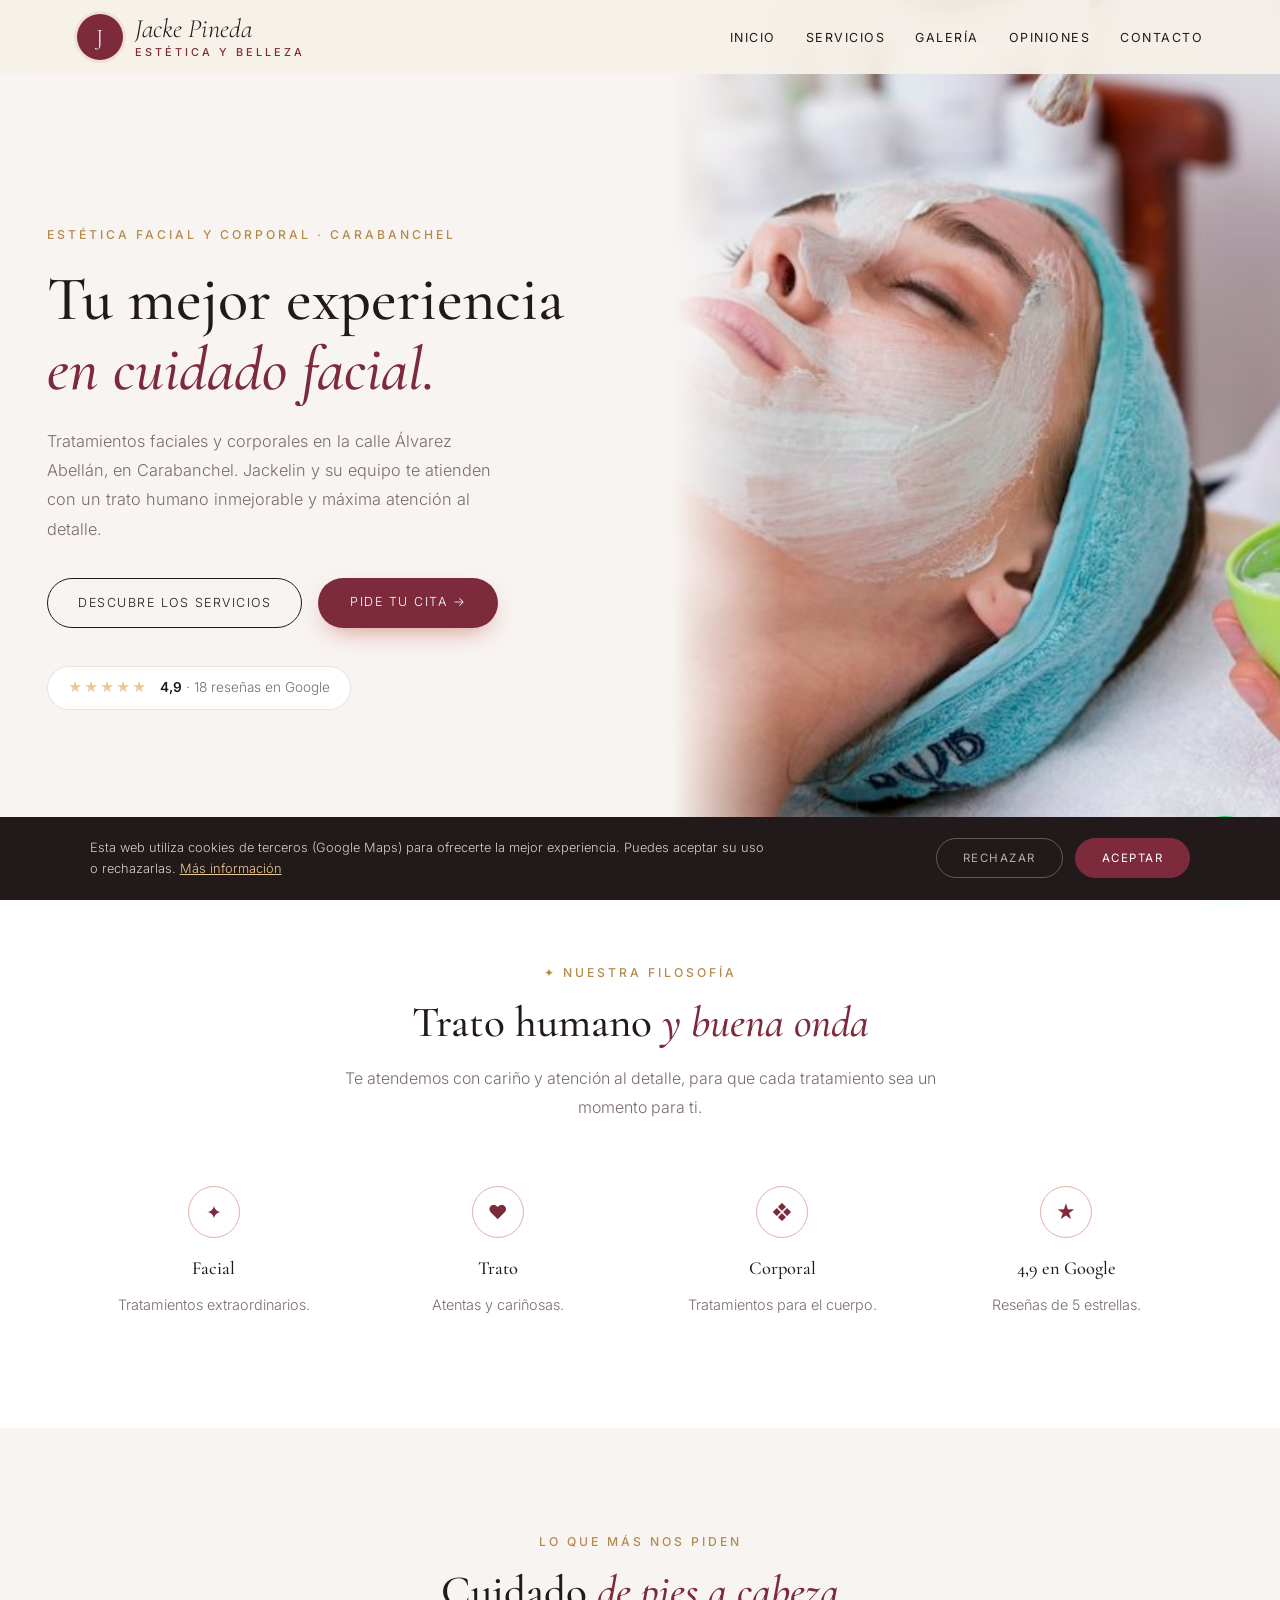
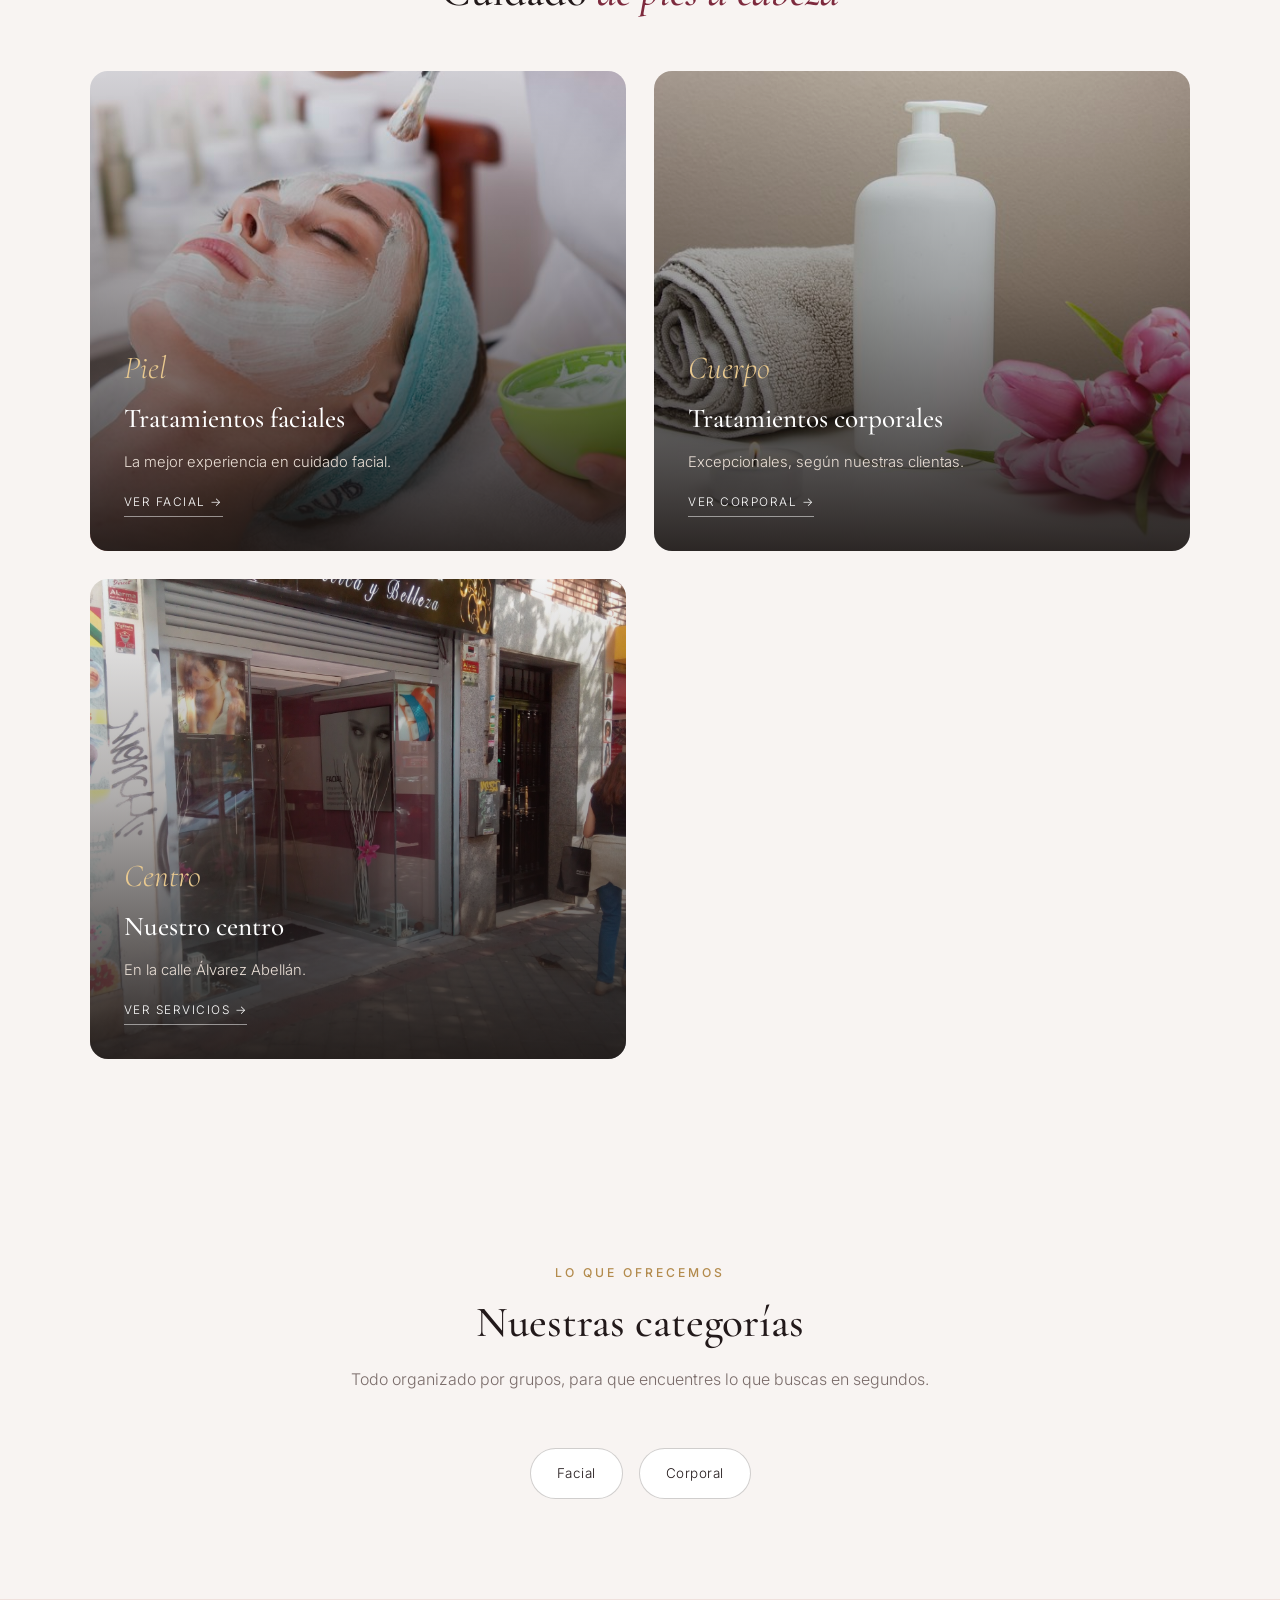
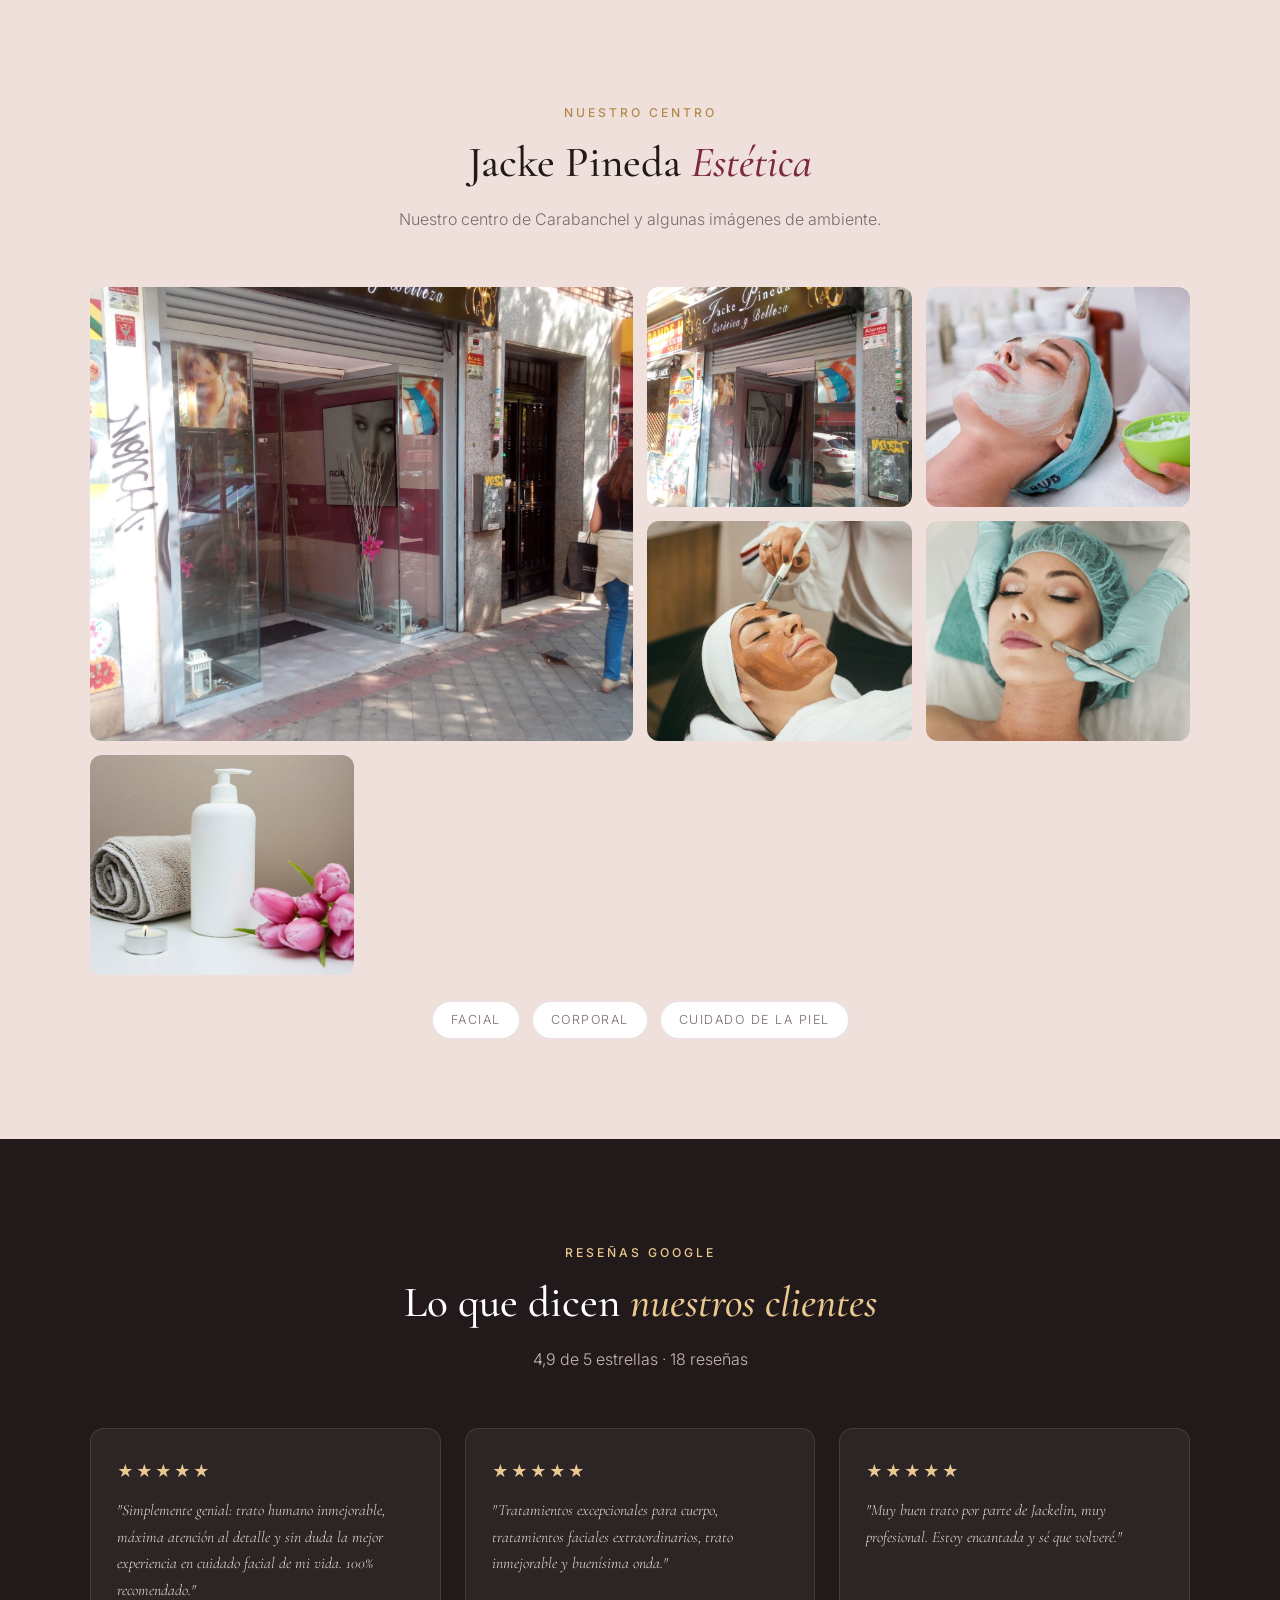
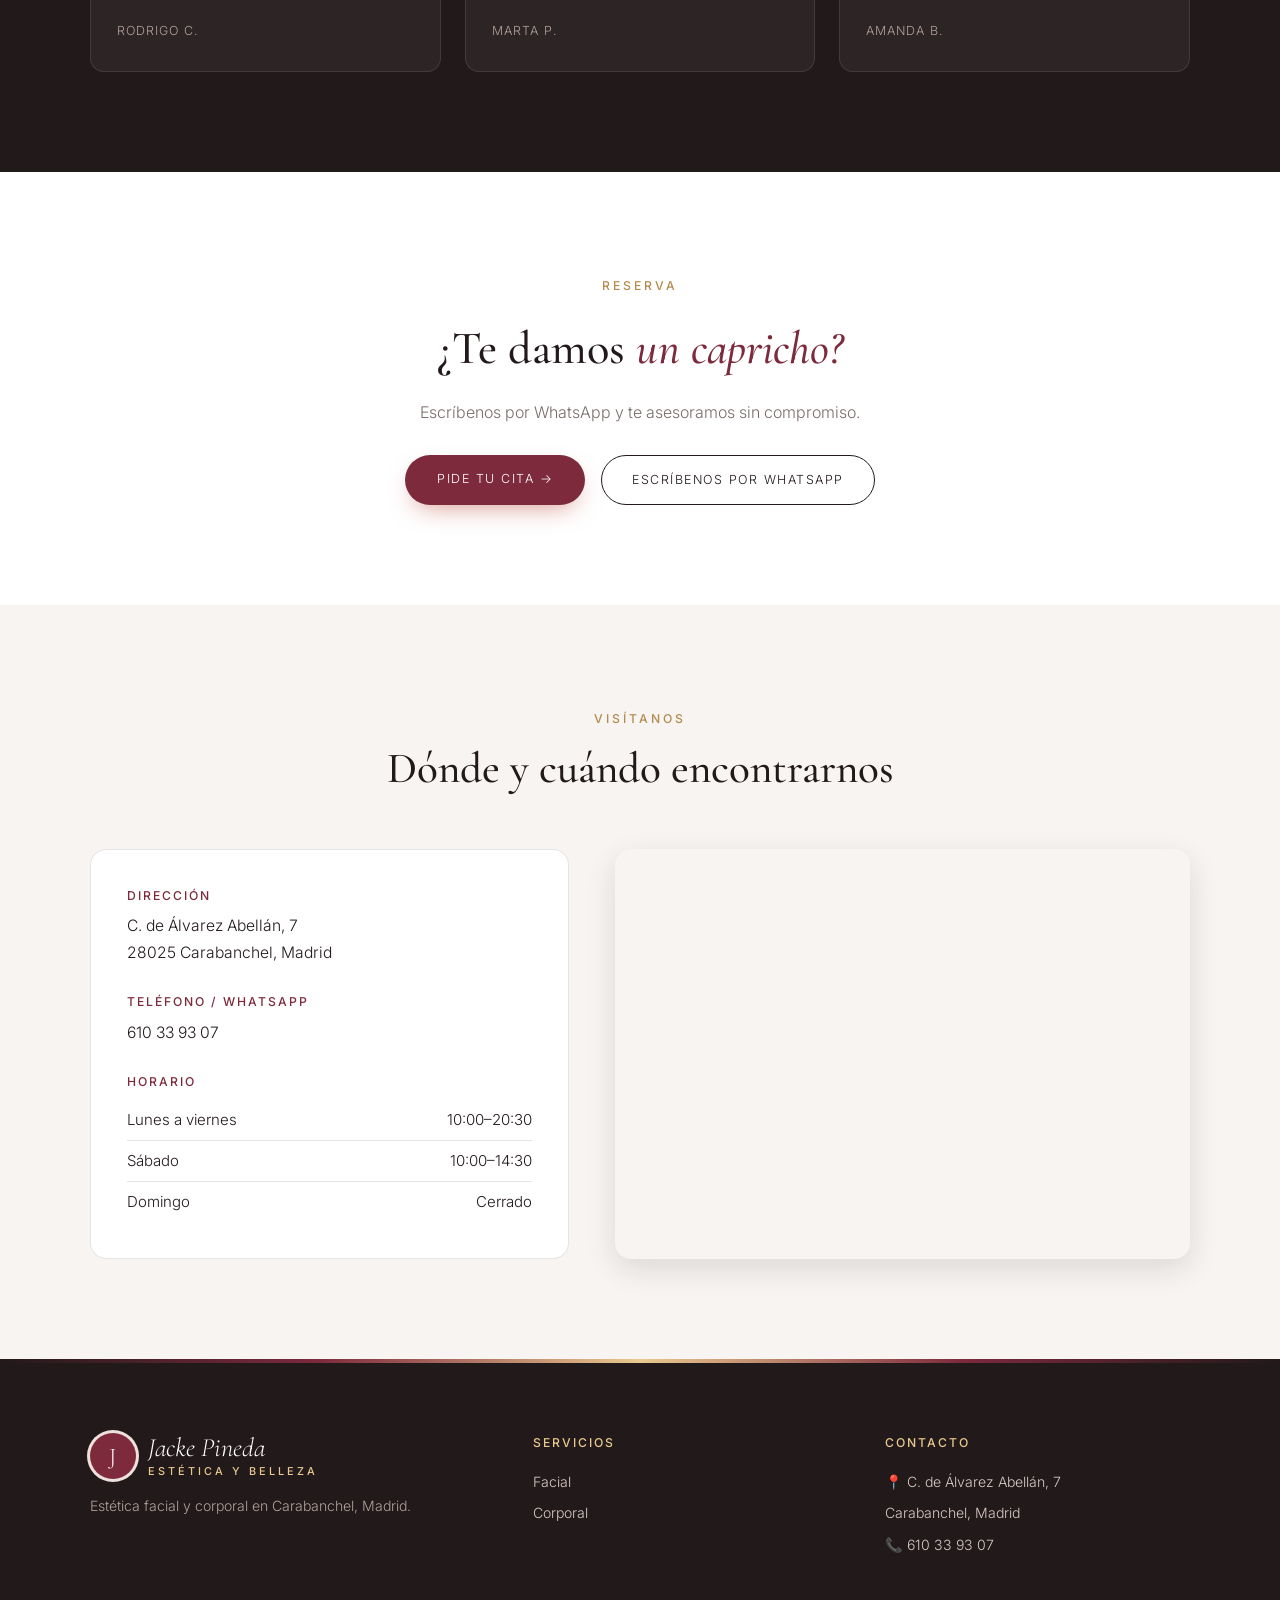
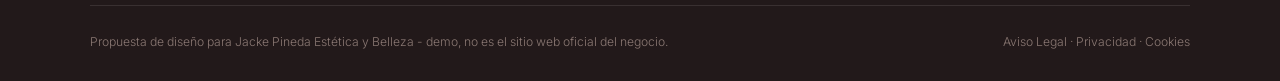
<file: index.html>
<!DOCTYPE html>
<html lang="es">
<head>
<meta charset="UTF-8">
<meta name="viewport" content="width=device-width, initial-scale=1.0">
<title>Jacke Pineda Estética y Belleza — Estética facial y corporal en Carabanchel</title>
<meta name="description" content="Jacke Pineda Estética y Belleza, en C. de Álvarez Abellán 7, Carabanchel (Madrid). Tratamientos faciales y corporales con Jackelin y su equipo. 4,9★ en Google.">
<meta name="theme-color" content="#22191a">
<meta property="og:title" content="Jacke Pineda Estética y Belleza · Madrid">
<meta property="og:image" content="stock_01.jpg">

<link rel="preconnect" href="https://fonts.googleapis.com"><link rel="preconnect" href="https://fonts.gstatic.com" crossorigin><link href="https://fonts.googleapis.com/css2?family=Cormorant+Garamond:ital,wght@0,500;0,600;1,500&family=Inter:wght@300;400;500;600&display=swap" rel="stylesheet">
<link rel="stylesheet" href="styles.css">
</head>
<body>

<header id="header">
  <a href="index.html" class="logo" aria-label="Jacke Pineda Estética y Belleza, inicio"><span class="logo-mark">J</span><span class="logo-text"><span class="script">Jacke Pineda</span><small>estética y belleza</small></span></a>
  <nav id="nav" aria-label="Navegación principal"><ul><li><a href="index.html#inicio">Inicio</a></li><li><a href="servicios.html">Servicios</a></li><li><a href="index.html#galeria">Galería</a></li><li><a href="index.html#opiniones">Opiniones</a></li><li><a href="index.html#contacto">Contacto</a></li></ul></nav><button class="nav-toggle" id="navToggle" aria-label="Abrir menú">☰</button>
</header>

<section class="hero" id="inicio">
  <div class="hero-text">
    <span class="eyebrow">Estética facial y corporal · Carabanchel</span>
    <h1>Tu mejor experiencia <em>en cuidado facial.</em></h1>
    <p>Tratamientos faciales y corporales en la calle Álvarez Abellán, en Carabanchel. Jackelin y su equipo te atienden con un trato humano inmejorable y máxima atención al detalle.</p>
    <div class="hero-ctas">
      <a href="servicios.html" class="btn-outline">Descubre los servicios</a>
      <a href="https://wa.me/34610339307?text=Hola%2C%20he%20visto%20vuestra%20web%20y%20me%20gustar%C3%ADa%20pedir%20cita%20en%20Jacke%20Pineda%20Est%C3%A9tica" class="btn-solid" target="_blank" rel="noopener">Pide tu cita →</a>
    </div>
    <a class="hero-rating" href="https://www.google.com/maps/search/?api=1&query=Jacke+Pineda+Estetica+y+Belleza,+Calle+de+%C3%81lvarez+Abell%C3%A1n+7,+Madrid" target="_blank" rel="noopener"><span class="stars">★★★★★</span><span><strong>4,9</strong> · 18 reseñas en Google</span></a>
  </div>
  <div class="hero-img"><img src="stock_01.jpg" alt="Tratamiento facial (imagen de ambiente)" style="object-position:center 40%;"></div>
</section>

<section class="trust">
  <div class="section-head">
    <span class="eyebrow">✦ Nuestra filosofía</span>
    <h2>Trato humano <em>y buena onda</em></h2>
    <p>Te atendemos con cariño y atención al detalle, para que cada tratamiento sea un momento para ti.</p>
  </div>
  <div class="trust-grid">
    <div class="trust-card"><span class="trust-ic">✦</span><h3>Facial</h3><p>Tratamientos extraordinarios.</p></div>
    <div class="trust-card"><span class="trust-ic">♥</span><h3>Trato</h3><p>Atentas y cariñosas.</p></div>
    <div class="trust-card"><span class="trust-ic">❖</span><h3>Corporal</h3><p>Tratamientos para el cuerpo.</p></div>
    <div class="trust-card"><span class="trust-ic">★</span><h3>4,9 en Google</h3><p>Reseñas de 5 estrellas.</p></div>
  </div>
</section>

<section class="worlds">
  <div class="section-head">
    <span class="eyebrow">Lo que más nos piden</span>
    <h2>Cuidado <em>de pies a cabeza</em></h2>
  </div>
  <div class="worlds-grid">
    <a href="servicios.html#facial" class="world-card"><img src="stock_01.jpg" alt="Tratamientos faciales"><div class="world-text"><span class="script">Piel</span><h3>Tratamientos faciales</h3><p>La mejor experiencia en cuidado facial.</p><span class="world-link">Ver facial →</span></div></a>
    <a href="servicios.html#corporal" class="world-card"><img src="stock_04.jpg" alt="Tratamientos corporales"><div class="world-text"><span class="script">Cuerpo</span><h3>Tratamientos corporales</h3><p>Excepcionales, según nuestras clientas.</p><span class="world-link">Ver corporal →</span></div></a>
    <a href="servicios.html#facial" class="world-card"><img src="maps_01.jpg" alt="Nuestro centro"><div class="world-text"><span class="script">Centro</span><h3>Nuestro centro</h3><p>En la calle Álvarez Abellán.</p><span class="world-link">Ver servicios →</span></div></a>
  </div>
</section>

<section>
  <div class="section-head">
    <span class="eyebrow">Lo que ofrecemos</span>
    <h2>Nuestras categorías</h2>
    <p>Todo organizado por grupos, para que encuentres lo que buscas en segundos.</p>
  </div>
  <div class="cat-pills">
    <a href="servicios.html#facial" class="cat-pill">Facial</a>
    <a href="servicios.html#corporal" class="cat-pill">Corporal</a>
  </div>
</section>

<section class="gallery-wrap" id="galeria">
  <div class="section-head">
    <span class="eyebrow">Nuestro centro</span>
    <h2>Jacke Pineda <em>Estética</em></h2>
    <p>Nuestro centro de Carabanchel y algunas imágenes de ambiente.</p>
  </div>
  <div class="gallery">
    <figure class="big"><img src="maps_01.jpg" alt="Fachada en la calle Álvarez Abellán" loading="lazy"></figure>
    <figure><img src="maps_02.jpg" alt="Entrada del centro" loading="lazy"></figure>
    <figure><img src="stock_01.jpg" alt="Mascarilla facial (imagen de ambiente)" loading="lazy"></figure>
    <figure><img src="stock_02.jpg" alt="Tratamiento facial (imagen de ambiente)" loading="lazy"></figure>
    <figure><img src="stock_03.jpg" alt="Cuidado de la piel (imagen de ambiente)" loading="lazy"></figure>
    <figure><img src="stock_04.jpg" alt="Cabina (imagen de ambiente)" loading="lazy"></figure>
  </div>
  <div class="brands"><span>Facial</span><span>Corporal</span><span>Cuidado de la piel</span></div>
</section>

<section class="reviews-wrap" id="opiniones">
  <div class="section-head">
    <span class="eyebrow">Reseñas Google</span>
    <h2>Lo que dicen <em>nuestros clientes</em></h2>
    <p>4,9 de 5 estrellas · 18 reseñas</p>
  </div>
  <div class="review-grid">
    <div class="review-card"><div class="stars">★★★★★</div><p>"Simplemente genial: trato humano inmejorable, máxima atención al detalle y sin duda la mejor experiencia en cuidado facial de mi vida. 100% recomendado."</p><cite>Rodrigo C.</cite></div>
    <div class="review-card"><div class="stars">★★★★★</div><p>"Tratamientos excepcionales para cuerpo, tratamientos faciales extraordinarios, trato inmejorable y buenísima onda."</p><cite>Marta P.</cite></div>
    <div class="review-card"><div class="stars">★★★★★</div><p>"Muy buen trato por parte de Jackelin, muy profesional. Estoy encantada y sé que volveré."</p><cite>Amanda B.</cite></div>
  </div>
</section>

<section class="cta-section">
  <span class="eyebrow">Reserva</span>
  <h2>¿Te damos <em>un capricho?</em></h2>
  <p>Escríbenos por WhatsApp y te asesoramos sin compromiso.</p>
  <div class="cta-row">
    <a href="https://wa.me/34610339307?text=Hola%2C%20he%20visto%20vuestra%20web%20y%20me%20gustar%C3%ADa%20pedir%20cita%20en%20Jacke%20Pineda%20Est%C3%A9tica" class="btn-solid" target="_blank" rel="noopener">Pide tu cita →</a>
    <a href="https://wa.me/34610339307?text=Hola%2C%20he%20visto%20vuestra%20web%20y%20me%20gustar%C3%ADa%20pedir%20cita%20en%20Jacke%20Pineda%20Est%C3%A9tica" class="btn-outline" target="_blank" rel="noopener">Escríbenos por WhatsApp</a>
  </div>
</section>

<section class="contact-section" id="contacto">
  <div class="section-head">
    <span class="eyebrow">Visítanos</span>
    <h2>Dónde y cuándo encontrarnos</h2>
  </div>
  <div class="contact-grid">
    <div class="contact-info">
      <div class="contact-block"><h3>Dirección</h3><p>C. de Álvarez Abellán, 7<br>28025 Carabanchel, Madrid</p></div>
      <div class="contact-block"><h3>Teléfono / WhatsApp</h3><p><a href="tel:+34610339307">610 33 93 07</a></p></div>
      <div class="contact-block"><h3>Horario</h3><ul class="hours-list"><li><span>Lunes a viernes</span><span>10:00–20:30</span></li><li><span>Sábado</span><span>10:00–14:30</span></li><li><span>Domingo</span><span>Cerrado</span></li></ul></div>
      
    </div>
    <div class="contact-map">
      <iframe title="Mapa de Jacke Pineda Estética y Belleza" src="https://www.google.com/maps?q=Jacke+Pineda+Estetica+y+Belleza,+Calle+de+%C3%81lvarez+Abell%C3%A1n+7,+Madrid&output=embed" width="100%" height="100%" style="border:0;" allowfullscreen="" loading="lazy" referrerpolicy="no-referrer-when-downgrade"></iframe>
    </div>
  </div>
</section>

<footer>
  <div class="footer-grid">
    <div class="footer-brand">
      <a href="index.html" class="logo light"><span class="logo-mark">J</span><span class="logo-text"><span class="script">Jacke Pineda</span><small>estética y belleza</small></span></a>
      <p>Estética facial y corporal en Carabanchel, Madrid.</p>
    </div>
    <div><h4>Servicios</h4><ul><li><a href="servicios.html#facial">Facial</a></li><li><a href="servicios.html#corporal">Corporal</a></li></ul></div>
    <div><h4>Contacto</h4><ul><li>📍 C. de Álvarez Abellán, 7</li><li>Carabanchel, Madrid</li><li>📞 <a href="tel:+34610339307">610 33 93 07</a></li></ul></div>
  </div>
  <div class="footer-bottom">
    <span>Propuesta de diseño para Jacke Pineda Estética y Belleza - demo, no es el sitio web oficial del negocio.</span>
    <span><a href="aviso-legal.html">Aviso Legal</a> &middot; <a href="politica-privacidad.html">Privacidad</a> &middot; <a href="politica-cookies.html">Cookies</a></span>
  </div>
</footer>

<div id="cookie-banner" class="cookie-banner"><p>Esta web utiliza cookies de terceros (Google Maps) para ofrecerte la mejor experiencia. Puedes aceptar su uso o rechazarlas. <a href="politica-cookies.html">Más información</a></p><div class="cookie-actions"><button onclick="setCookieChoice('rejected')" class="ck-reject">Rechazar</button><button onclick="setCookieChoice('accepted')" class="ck-accept">Aceptar</button></div></div>
<div class="social-fabs"><a class="wa-fab" href="https://wa.me/34610339307?text=Hola%2C%20he%20visto%20vuestra%20web%20y%20me%20gustar%C3%ADa%20pedir%20cita%20en%20Jacke%20Pineda%20Est%C3%A9tica" target="_blank" rel="noopener" aria-label="Escribir por WhatsApp"><svg width="28" height="28" viewBox="0 0 24 24" fill="white"><path d="M17.5 14.4c-.3-.1-1.8-.9-2-1s-.5-.1-.7.1-.8 1-.9 1.2-.3.2-.6.1a8.2 8.2 0 0 1-2.4-1.5 9 9 0 0 1-1.7-2.1c-.2-.3 0-.5.1-.6l.4-.5.3-.5v-.5l-.9-2.2c-.2-.6-.5-.5-.7-.5h-.6a1.1 1.1 0 0 0-.8.4 3.4 3.4 0 0 0-1 2.5 5.9 5.9 0 0 0 1.2 3.1 13.5 13.5 0 0 0 5.2 4.6c2.6 1 2.6.7 3.1.6a2.6 2.6 0 0 0 1.7-1.2 2.1 2.1 0 0 0 .2-1.2c-.1-.1-.3-.2-.6-.3ZM12 21.8a9.8 9.8 0 0 1-5-1.4l-.4-.2-3.7 1 1-3.6-.2-.4A9.8 9.8 0 1 1 12 21.8Zm8.4-18.3A11.8 11.8 0 0 0 1.8 17.7L.2 23.8l6.3-1.6a11.8 11.8 0 0 0 5.6 1.4A11.8 11.8 0 0 0 20.4 3.5Z"/></svg></a></div>
<script src="main.js"></script>
</body>
</html>
</file>
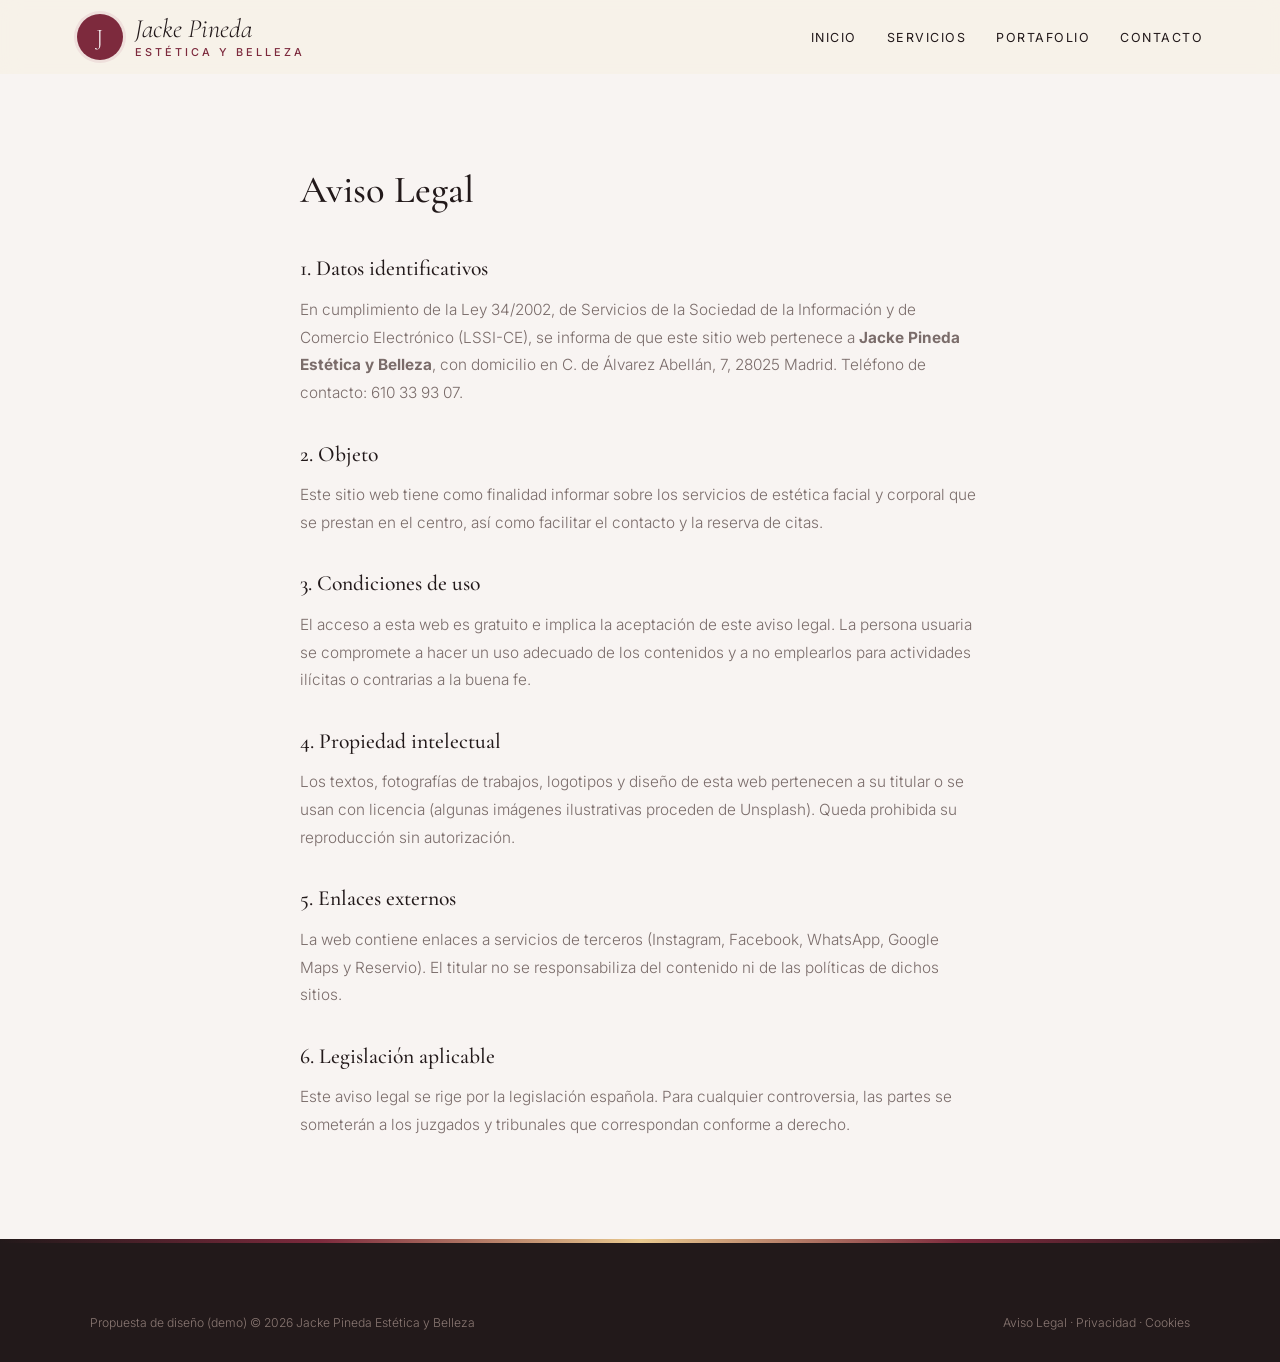
<file: aviso-legal.html>
<!DOCTYPE html>
<html lang="es">
<head>
<meta charset="UTF-8">
<meta name="viewport" content="width=device-width, initial-scale=1.0">
<title>Aviso Legal — Jacke Pineda Estética y Belleza</title>
<meta name="robots" content="noindex">

<link rel="preconnect" href="https://fonts.googleapis.com">
<link href="https://fonts.googleapis.com/css2?family=Cormorant+Garamond:ital,wght@0,500;0,600;1,500&family=Inter:wght@300;400;500;600&display=swap" rel="stylesheet">
<link rel="stylesheet" href="styles.css">
</head>
<body>
<header id="header" class="scrolled">
  <a href="index.html" class="logo" aria-label="Jacke Pineda Estética y Belleza, inicio">
    <span class="logo-mark">J</span>
    <span class="logo-text"><span class="script">Jacke Pineda</span><small>estética y belleza</small></span>
  </a>
  <nav id="nav" aria-label="Navegación principal">
    <ul>
      <li><a href="index.html#inicio">Inicio</a></li>
      <li><a href="servicios.html">Servicios</a></li>
      <li><a href="portafolio.html">Portafolio</a></li>
      <li><a href="index.html#contacto">Contacto</a></li>
    </ul>
  </nav>
  <button class="nav-toggle" id="navToggle" aria-label="Abrir menú">☰</button>
</header>
<main class="legal"><h1>Aviso Legal</h1>
<h2>1. Datos identificativos</h2>
<p>En cumplimiento de la Ley 34/2002, de Servicios de la Sociedad de la Información y de Comercio Electrónico (LSSI-CE), se informa de que este sitio web pertenece a <strong>Jacke Pineda Estética y Belleza</strong>, con domicilio en C. de Álvarez Abellán, 7, 28025 Madrid. Teléfono de contacto: 610 33 93 07.</p>
<h2>2. Objeto</h2>
<p>Este sitio web tiene como finalidad informar sobre los servicios de estética facial y corporal que se prestan en el centro, así como facilitar el contacto y la reserva de citas.</p>
<h2>3. Condiciones de uso</h2>
<p>El acceso a esta web es gratuito e implica la aceptación de este aviso legal. La persona usuaria se compromete a hacer un uso adecuado de los contenidos y a no emplearlos para actividades ilícitas o contrarias a la buena fe.</p>
<h2>4. Propiedad intelectual</h2>
<p>Los textos, fotografías de trabajos, logotipos y diseño de esta web pertenecen a su titular o se usan con licencia (algunas imágenes ilustrativas proceden de Unsplash). Queda prohibida su reproducción sin autorización.</p>
<h2>5. Enlaces externos</h2>
<p>La web contiene enlaces a servicios de terceros (Instagram, Facebook, WhatsApp, Google Maps y Reservio). El titular no se responsabiliza del contenido ni de las políticas de dichos sitios.</p>
<h2>6. Legislación aplicable</h2>
<p>Este aviso legal se rige por la legislación española. Para cualquier controversia, las partes se someterán a los juzgados y tribunales que correspondan conforme a derecho.</p></main>
<footer>
  <div class="footer-bottom" style="margin-top:0">
    <span>Propuesta de diseño (demo) © 2026 Jacke Pineda Estética y Belleza</span>
    <span><a href="aviso-legal.html">Aviso Legal</a> &middot; <a href="politica-privacidad.html">Privacidad</a> &middot; <a href="politica-cookies.html">Cookies</a></span>
  </div>
</footer>
<script src="main.js"></script>
</body>
</html>
</file>
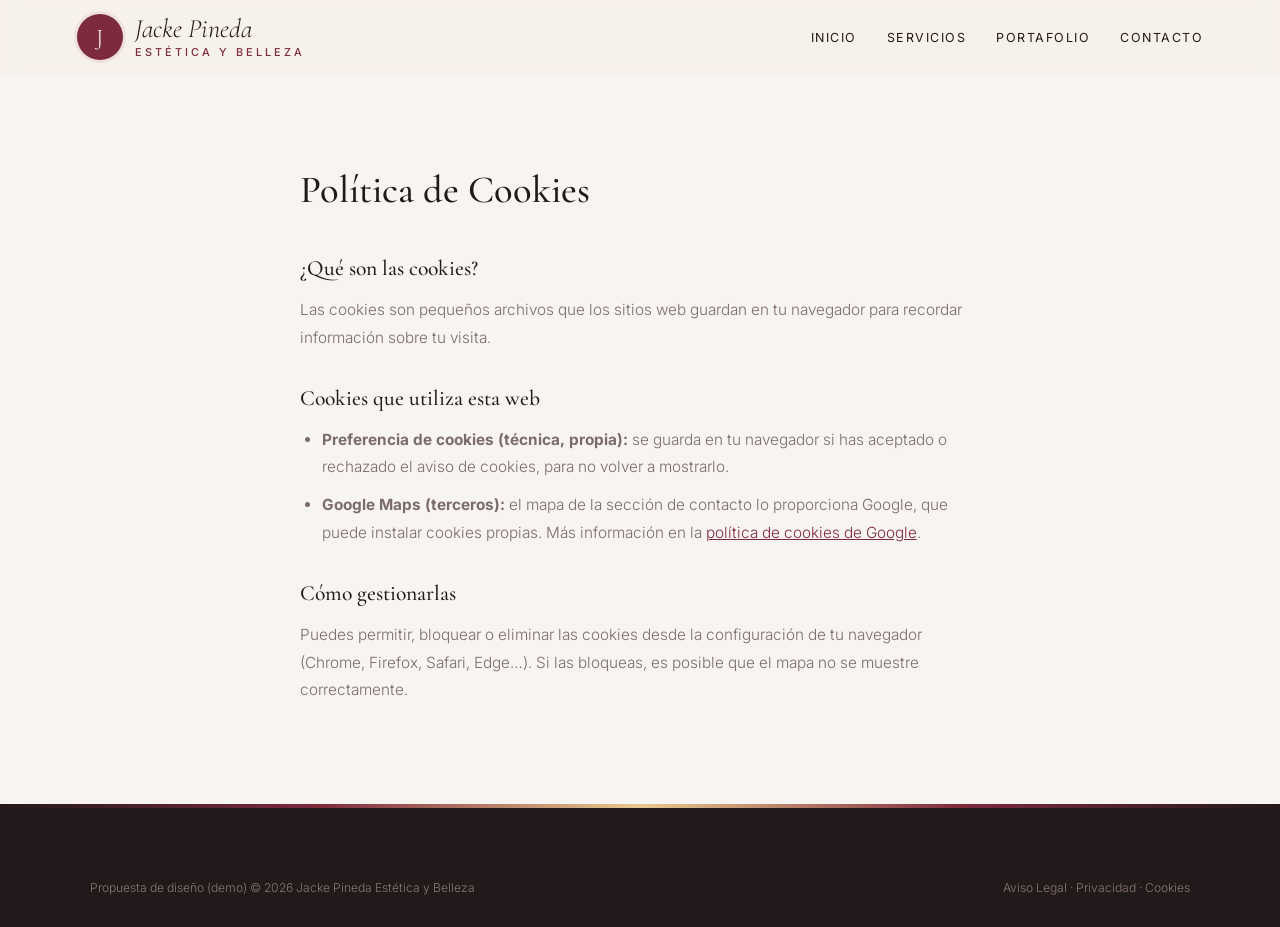
<file: politica-cookies.html>
<!DOCTYPE html>
<html lang="es">
<head>
<meta charset="UTF-8">
<meta name="viewport" content="width=device-width, initial-scale=1.0">
<title>Política de Cookies — Jacke Pineda Estética y Belleza</title>
<meta name="robots" content="noindex">

<link rel="preconnect" href="https://fonts.googleapis.com">
<link href="https://fonts.googleapis.com/css2?family=Cormorant+Garamond:ital,wght@0,500;0,600;1,500&family=Inter:wght@300;400;500;600&display=swap" rel="stylesheet">
<link rel="stylesheet" href="styles.css">
</head>
<body>
<header id="header" class="scrolled">
  <a href="index.html" class="logo" aria-label="Jacke Pineda Estética y Belleza, inicio">
    <span class="logo-mark">J</span>
    <span class="logo-text"><span class="script">Jacke Pineda</span><small>estética y belleza</small></span>
  </a>
  <nav id="nav" aria-label="Navegación principal">
    <ul>
      <li><a href="index.html#inicio">Inicio</a></li>
      <li><a href="servicios.html">Servicios</a></li>
      <li><a href="portafolio.html">Portafolio</a></li>
      <li><a href="index.html#contacto">Contacto</a></li>
    </ul>
  </nav>
  <button class="nav-toggle" id="navToggle" aria-label="Abrir menú">☰</button>
</header>
<main class="legal"><h1>Política de Cookies</h1>
<h2>¿Qué son las cookies?</h2>
<p>Las cookies son pequeños archivos que los sitios web guardan en tu navegador para recordar información sobre tu visita.</p>
<h2>Cookies que utiliza esta web</h2>
<ul>
<li><strong>Preferencia de cookies (técnica, propia):</strong> se guarda en tu navegador si has aceptado o rechazado el aviso de cookies, para no volver a mostrarlo.</li>
<li><strong>Google Maps (terceros):</strong> el mapa de la sección de contacto lo proporciona Google, que puede instalar cookies propias. Más información en la <a href="https://policies.google.com/technologies/cookies" target="_blank" rel="noopener">política de cookies de Google</a>.</li>
</ul>
<h2>Cómo gestionarlas</h2>
<p>Puedes permitir, bloquear o eliminar las cookies desde la configuración de tu navegador (Chrome, Firefox, Safari, Edge…). Si las bloqueas, es posible que el mapa no se muestre correctamente.</p></main>
<footer>
  <div class="footer-bottom" style="margin-top:0">
    <span>Propuesta de diseño (demo) © 2026 Jacke Pineda Estética y Belleza</span>
    <span><a href="aviso-legal.html">Aviso Legal</a> &middot; <a href="politica-privacidad.html">Privacidad</a> &middot; <a href="politica-cookies.html">Cookies</a></span>
  </div>
</footer>
<script src="main.js"></script>
</body>
</html>
</file>
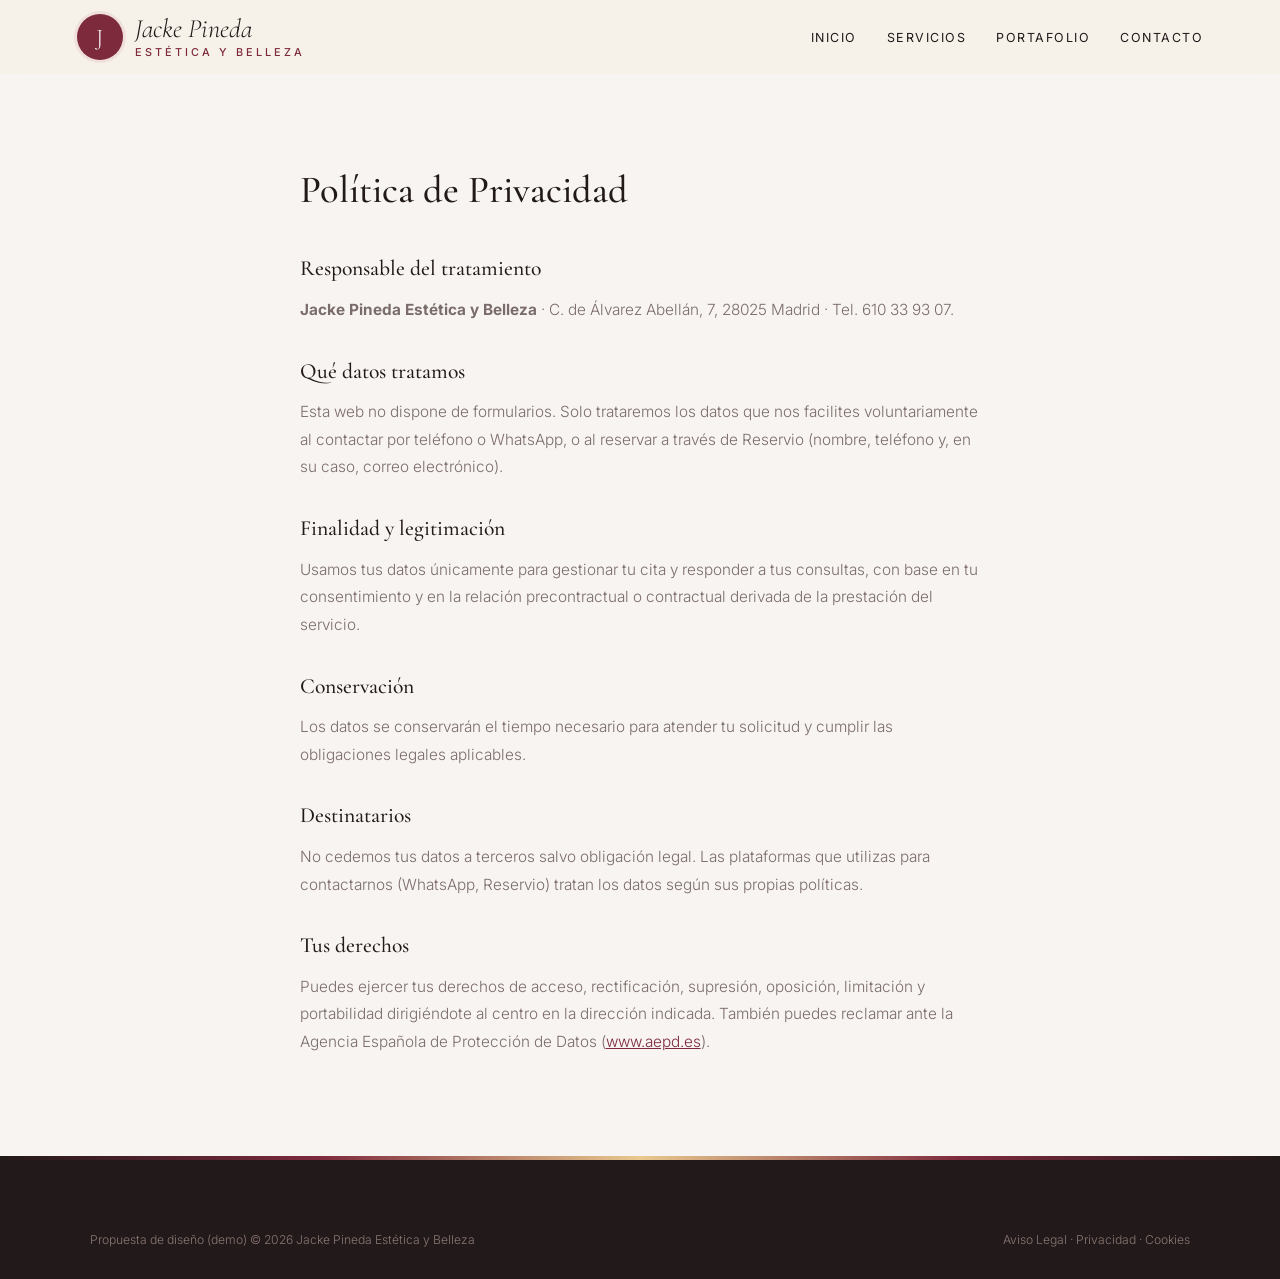
<file: politica-privacidad.html>
<!DOCTYPE html>
<html lang="es">
<head>
<meta charset="UTF-8">
<meta name="viewport" content="width=device-width, initial-scale=1.0">
<title>Política de Privacidad — Jacke Pineda Estética y Belleza</title>
<meta name="robots" content="noindex">

<link rel="preconnect" href="https://fonts.googleapis.com">
<link href="https://fonts.googleapis.com/css2?family=Cormorant+Garamond:ital,wght@0,500;0,600;1,500&family=Inter:wght@300;400;500;600&display=swap" rel="stylesheet">
<link rel="stylesheet" href="styles.css">
</head>
<body>
<header id="header" class="scrolled">
  <a href="index.html" class="logo" aria-label="Jacke Pineda Estética y Belleza, inicio">
    <span class="logo-mark">J</span>
    <span class="logo-text"><span class="script">Jacke Pineda</span><small>estética y belleza</small></span>
  </a>
  <nav id="nav" aria-label="Navegación principal">
    <ul>
      <li><a href="index.html#inicio">Inicio</a></li>
      <li><a href="servicios.html">Servicios</a></li>
      <li><a href="portafolio.html">Portafolio</a></li>
      <li><a href="index.html#contacto">Contacto</a></li>
    </ul>
  </nav>
  <button class="nav-toggle" id="navToggle" aria-label="Abrir menú">☰</button>
</header>
<main class="legal"><h1>Política de Privacidad</h1>
<h2>Responsable del tratamiento</h2>
<p><strong>Jacke Pineda Estética y Belleza</strong> · C. de Álvarez Abellán, 7, 28025 Madrid · Tel. 610 33 93 07.</p>
<h2>Qué datos tratamos</h2>
<p>Esta web no dispone de formularios. Solo trataremos los datos que nos facilites voluntariamente al contactar por teléfono o WhatsApp, o al reservar a través de Reservio (nombre, teléfono y, en su caso, correo electrónico).</p>
<h2>Finalidad y legitimación</h2>
<p>Usamos tus datos únicamente para gestionar tu cita y responder a tus consultas, con base en tu consentimiento y en la relación precontractual o contractual derivada de la prestación del servicio.</p>
<h2>Conservación</h2>
<p>Los datos se conservarán el tiempo necesario para atender tu solicitud y cumplir las obligaciones legales aplicables.</p>
<h2>Destinatarios</h2>
<p>No cedemos tus datos a terceros salvo obligación legal. Las plataformas que utilizas para contactarnos (WhatsApp, Reservio) tratan los datos según sus propias políticas.</p>
<h2>Tus derechos</h2>
<p>Puedes ejercer tus derechos de acceso, rectificación, supresión, oposición, limitación y portabilidad dirigiéndote al centro en la dirección indicada. También puedes reclamar ante la Agencia Española de Protección de Datos (<a href="https://www.aepd.es" target="_blank" rel="noopener">www.aepd.es</a>).</p></main>
<footer>
  <div class="footer-bottom" style="margin-top:0">
    <span>Propuesta de diseño (demo) © 2026 Jacke Pineda Estética y Belleza</span>
    <span><a href="aviso-legal.html">Aviso Legal</a> &middot; <a href="politica-privacidad.html">Privacidad</a> &middot; <a href="politica-cookies.html">Cookies</a></span>
  </div>
</footer>
<script src="main.js"></script>
</body>
</html>
</file>
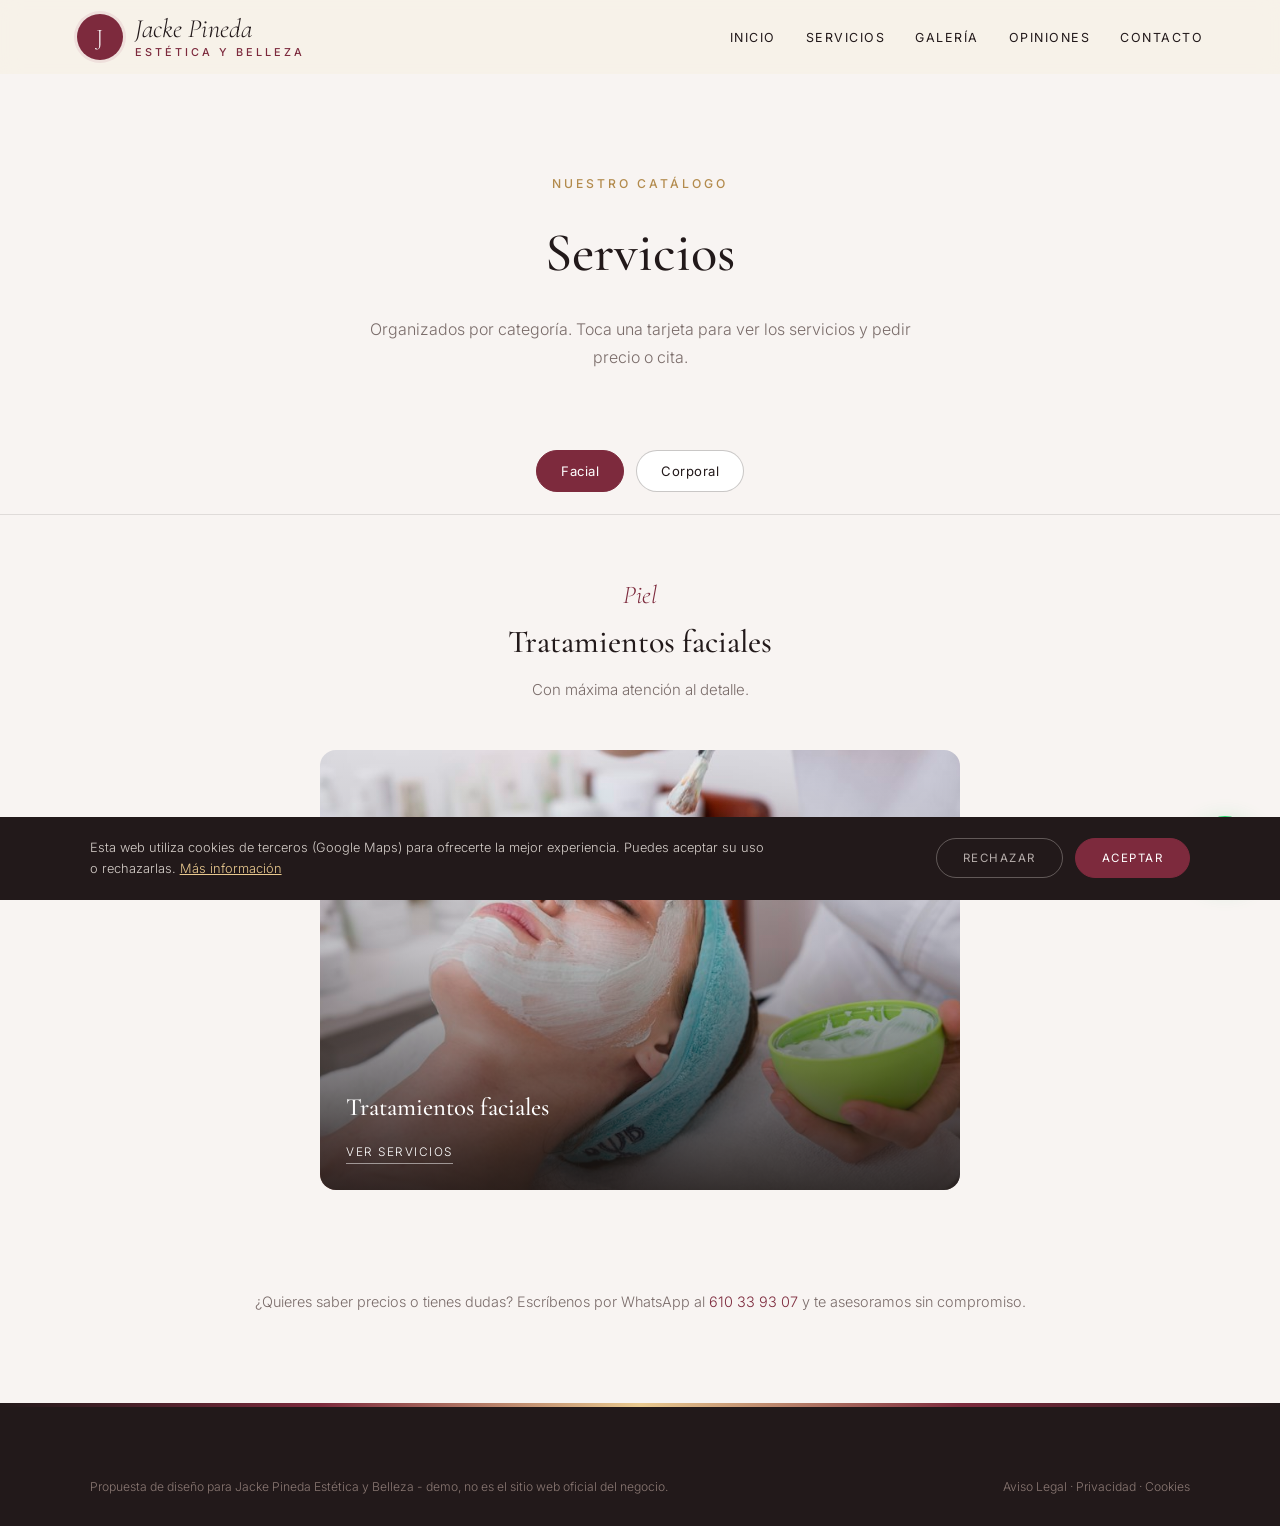
<file: servicios.html>
<!DOCTYPE html>
<html lang="es">
<head>
<meta charset="UTF-8">
<meta name="viewport" content="width=device-width, initial-scale=1.0">
<title>Servicios — Jacke Pineda Estética y Belleza · Madrid</title>
<meta name="description" content="Servicios de Jacke Pineda Estética y Belleza en Madrid.">

<link rel="preconnect" href="https://fonts.googleapis.com"><link rel="preconnect" href="https://fonts.gstatic.com" crossorigin><link href="https://fonts.googleapis.com/css2?family=Cormorant+Garamond:ital,wght@0,500;0,600;1,500&family=Inter:wght@300;400;500;600&display=swap" rel="stylesheet">
<link rel="stylesheet" href="styles.css">
</head>
<body>

<header id="header" class="scrolled">
  <a href="index.html" class="logo" aria-label="Jacke Pineda Estética y Belleza, inicio"><span class="logo-mark">J</span><span class="logo-text"><span class="script">Jacke Pineda</span><small>estética y belleza</small></span></a>
  <nav id="nav" aria-label="Navegación principal"><ul><li><a href="index.html#inicio">Inicio</a></li><li><a href="servicios.html">Servicios</a></li><li><a href="index.html#galeria">Galería</a></li><li><a href="index.html#opiniones">Opiniones</a></li><li><a href="index.html#contacto">Contacto</a></li></ul></nav><button class="nav-toggle" id="navToggle" aria-label="Abrir menú">☰</button>
</header>

<div class="page-hero">
  <span class="eyebrow">Nuestro catálogo</span>
  <h1>Servicios</h1>
  <p>Organizados por categoría. Toca una tarjeta para ver los servicios y pedir precio o cita.</p>
</div>

<div class="tabs">
  <button class="tab-btn active" data-tab="facial">Facial</button>
  <button class="tab-btn" data-tab="corporal">Corporal</button>
  
</div>

<div class="tab-panel active" id="facial">
  <div class="tab-intro"><span class="script">Piel</span><h2>Tratamientos faciales</h2><p>Con máxima atención al detalle.</p></div>
  <div class="cat-grid single">
    <div class="cat-card" onclick="openModal('facial')"><img src="stock_01.jpg" alt="Tratamientos faciales" loading="lazy"><div class="cat-card-text"><h3>Tratamientos faciales</h3><span>Ver servicios</span></div></div>
  </div>
</div>

<div class="tab-panel" id="corporal">
  <div class="tab-intro"><span class="script">Cuerpo</span><h2>Tratamientos corporales</h2><p>Para sentirte bien con tu cuerpo.</p></div>
  <div class="cat-grid single">
    <div class="cat-card" onclick="openModal('corporal')"><img src="stock_04.jpg" alt="Tratamientos corporales" loading="lazy"><div class="cat-card-text"><h3>Tratamientos corporales</h3><span>Ver servicios</span></div></div>
  </div>
</div>


<p class="services-note">¿Quieres saber precios o tienes dudas? Escríbenos por WhatsApp al <a href="https://wa.me/34610339307" target="_blank" rel="noopener" style="color:var(--red)">610 33 93 07</a> y te asesoramos sin compromiso.</p>

<div class="modal-overlay" id="modal-facial"><div class="modal">
  <button class="modal-close" onclick="closeModal('facial')" aria-label="Cerrar">×</button>
  <h3>Tratamientos faciales</h3><p class="modal-sub">Cuidado de la piel</p>
  <div class="svc-row"><div><div class="svc-name">Tratamientos faciales personalizados</div><span class="svc-desc"></span></div><div class="svc-price">Consultar</div></div>
  <a class="modal-cta alt" href="https://wa.me/34610339307?text=Hola%2C%20quiero%20informaci%C3%B3n%20sobre%20tratamientos%20faciales" target="_blank" rel="noopener">Pedir cita por WhatsApp</a>
</div></div>

<div class="modal-overlay" id="modal-corporal"><div class="modal">
  <button class="modal-close" onclick="closeModal('corporal')" aria-label="Cerrar">×</button>
  <h3>Tratamientos corporales</h3><p class="modal-sub">Cuerpo</p>
  <div class="svc-row"><div><div class="svc-name">Tratamientos corporales</div><span class="svc-desc"></span></div><div class="svc-price">Consultar</div></div>
  <a class="modal-cta alt" href="https://wa.me/34610339307?text=Hola%2C%20quiero%20informaci%C3%B3n%20sobre%20tratamientos%20corporales" target="_blank" rel="noopener">Pedir cita por WhatsApp</a>
</div></div>


<footer>
  <div class="footer-bottom" style="margin-top:0">
    <span>Propuesta de diseño para Jacke Pineda Estética y Belleza - demo, no es el sitio web oficial del negocio.</span>
    <span><a href="aviso-legal.html">Aviso Legal</a> &middot; <a href="politica-privacidad.html">Privacidad</a> &middot; <a href="politica-cookies.html">Cookies</a></span>
  </div>
</footer>

<div id="cookie-banner" class="cookie-banner"><p>Esta web utiliza cookies de terceros (Google Maps) para ofrecerte la mejor experiencia. Puedes aceptar su uso o rechazarlas. <a href="politica-cookies.html">Más información</a></p><div class="cookie-actions"><button onclick="setCookieChoice('rejected')" class="ck-reject">Rechazar</button><button onclick="setCookieChoice('accepted')" class="ck-accept">Aceptar</button></div></div>
<div class="social-fabs"><a class="wa-fab" href="https://wa.me/34610339307?text=Hola%2C%20he%20visto%20vuestra%20web%20y%20me%20gustar%C3%ADa%20pedir%20cita%20en%20Jacke%20Pineda%20Est%C3%A9tica" target="_blank" rel="noopener" aria-label="Escribir por WhatsApp"><svg width="28" height="28" viewBox="0 0 24 24" fill="white"><path d="M17.5 14.4c-.3-.1-1.8-.9-2-1s-.5-.1-.7.1-.8 1-.9 1.2-.3.2-.6.1a8.2 8.2 0 0 1-2.4-1.5 9 9 0 0 1-1.7-2.1c-.2-.3 0-.5.1-.6l.4-.5.3-.5v-.5l-.9-2.2c-.2-.6-.5-.5-.7-.5h-.6a1.1 1.1 0 0 0-.8.4 3.4 3.4 0 0 0-1 2.5 5.9 5.9 0 0 0 1.2 3.1 13.5 13.5 0 0 0 5.2 4.6c2.6 1 2.6.7 3.1.6a2.6 2.6 0 0 0 1.7-1.2 2.1 2.1 0 0 0 .2-1.2c-.1-.1-.3-.2-.6-.3ZM12 21.8a9.8 9.8 0 0 1-5-1.4l-.4-.2-3.7 1 1-3.6-.2-.4A9.8 9.8 0 1 1 12 21.8Zm8.4-18.3A11.8 11.8 0 0 0 1.8 17.7L.2 23.8l6.3-1.6a11.8 11.8 0 0 0 5.6 1.4A11.8 11.8 0 0 0 20.4 3.5Z"/></svg></a></div>
<script src="main.js"></script>
</body>
</html>
</file>
<file: styles.css>
:root{
  --cream:#f8f4f2; --paper:#ffffff; --tint:#efe0dc; --ink:#22191a; --dark:#22191a; --muted:#7a6c6a;
  --red:#7d2a3d; --red-dark:#5f1f2e; --teal:#b38b4d; --gold:#e9c98f; --line:rgba(0,0,0,.1);
  --brand-gradient:linear-gradient(90deg,#22191a,#7d2a3d,#e9c98f,#7d2a3d,#22191a);
}
*{margin:0;padding:0;box-sizing:border-box;}
html{scroll-behavior:smooth;}
body{font-family:'Inter',sans-serif;background:var(--cream);color:var(--ink);overflow-x:hidden;font-weight:300;line-height:1.6;}
a{text-decoration:none;color:inherit;}
h1,h2,h3{font-family:'Cormorant Garamond',serif;font-weight:500;}
h1 em,h2 em{font-style:italic;color:var(--red);}
img{max-width:100%;display:block;}
.script{font-family:'Cormorant Garamond',serif;font-style:italic;}

/* HEADER */
header{position:fixed;top:0;left:0;right:0;z-index:100;display:flex;justify-content:space-between;align-items:center;padding:14px 6%;background:rgba(247,241,233,.92);backdrop-filter:blur(10px);-webkit-backdrop-filter:blur(10px);transition:box-shadow .3s,padding .3s;}
header.scrolled{box-shadow:0 2px 24px rgba(28,22,20,.1);padding:8px 6%;}
.logo{display:flex;align-items:center;gap:12px;color:var(--dark);}
.logo-badge{width:58px;height:58px;border-radius:50%;object-fit:cover;box-shadow:0 0 0 2px var(--gold),0 6px 16px rgba(28,22,20,.15);transition:width .3s,height .3s;}
header.scrolled .logo-badge{width:46px;height:46px;}
.logo-text{display:flex;flex-direction:column;line-height:1;}
.logo-text .script{font-size:1.65rem;color:var(--dark);}
.logo-text small{font-size:.68rem;letter-spacing:3px;text-transform:uppercase;color:var(--red);margin-top:4px;font-weight:500;}
.logo.light .logo-text .script{color:#fff;}
.logo.light .logo-text small{color:var(--gold);}
nav ul{list-style:none;display:flex;gap:30px;}
nav a{font-size:.78rem;letter-spacing:1.5px;text-transform:uppercase;font-weight:400;position:relative;padding:4px 0;}
nav a::after{content:"";position:absolute;left:0;bottom:-2px;height:1px;width:100%;background:var(--red);transform:scaleX(0);transform-origin:right;transition:transform .3s;}
nav a:hover::after{transform:scaleX(1);transform-origin:left;}
.nav-toggle{display:none;font-size:1.6rem;background:none;border:none;color:var(--dark);cursor:pointer;}

/* BOTONES */
.btn-outline{display:inline-block;border:1px solid var(--dark);color:var(--dark);padding:14px 30px;font-size:.78rem;letter-spacing:1.5px;text-transform:uppercase;border-radius:40px;transition:all .25s;}
.btn-outline:hover{background:var(--dark);color:var(--cream);}
.btn-outline.light{border-color:rgba(255,255,255,.5);color:#fff;}
.btn-outline.light:hover{background:#fff;color:var(--dark);}
.btn-solid{display:inline-block;background:var(--red);color:#fff;padding:14px 32px;font-size:.78rem;letter-spacing:1.5px;text-transform:uppercase;border-radius:40px;transition:transform .25s,box-shadow .25s,background .25s;box-shadow:0 10px 26px -10px rgba(181,64,44,.6);}
.btn-solid:hover{transform:translateY(-2px);background:var(--red-dark);}

/* HERO */
.hero{min-height:95vh;display:grid;grid-template-columns:1.05fr .95fr;align-items:stretch;padding:0;}
.hero-text{display:flex;flex-direction:column;justify-content:center;padding:150px 7% 70px;}
.eyebrow{display:inline-block;color:var(--teal);text-transform:uppercase;letter-spacing:3px;font-size:.76rem;font-weight:500;}
.hero-text .eyebrow{margin-bottom:20px;}
.hero-text h1{font-size:clamp(2.4rem,5vw,3.9rem);line-height:1.12;margin-bottom:22px;color:var(--dark);}
.hero-text p{font-size:1.02rem;color:var(--muted);max-width:470px;line-height:1.8;margin-bottom:34px;}
.hero-ctas{display:flex;gap:16px;flex-wrap:wrap;}
.hero-rating{display:inline-flex;align-items:center;gap:12px;margin-top:38px;padding:10px 20px;border:1px solid var(--line);border-radius:40px;background:var(--paper);font-size:.85rem;color:var(--muted);align-self:flex-start;}
.hero-rating strong{color:var(--dark);font-weight:600;}
.stars{color:var(--gold);letter-spacing:2px;}
.hero-img{position:relative;overflow:hidden;}
.hero-img img{width:100%;height:100%;object-fit:cover;position:absolute;inset:0;}
.hero-img::after{content:"";position:absolute;inset:0;background:linear-gradient(90deg,var(--cream) 0%,rgba(247,241,233,0) 18%);}

/* SECCIONES */
section{padding:100px 7%;}
.section-head{text-align:center;max-width:640px;margin:0 auto 54px;}
.section-head h2{font-size:clamp(1.9rem,4vw,2.7rem);margin-top:12px;color:var(--dark);line-height:1.2;}
.section-head p{margin-top:16px;color:var(--muted);line-height:1.8;}

.trust{background:var(--paper);border-top:4px solid transparent;border-image:var(--brand-gradient) 1;}
.trust-grid{display:grid;grid-template-columns:repeat(auto-fit,minmax(230px,1fr));gap:36px;max-width:1150px;margin:0 auto;}
.trust-card{text-align:center;padding:10px;}
.trust-ic{display:inline-grid;place-items:center;width:52px;height:52px;border-radius:50%;border:1px solid rgba(181,64,44,.4);color:var(--red);font-size:1.2rem;margin-bottom:16px;}
.trust-card h3{font-size:1.15rem;color:var(--dark);margin-bottom:10px;}
.trust-card p{font-size:.9rem;color:var(--muted);line-height:1.7;}

/* DOS MUNDOS */
.worlds{background:var(--cream);}
.worlds-grid{display:grid;grid-template-columns:1fr 1fr;gap:28px;max-width:1150px;margin:0 auto;}
.world-card{position:relative;border-radius:18px;overflow:hidden;min-height:480px;display:flex;align-items:flex-end;color:#fff;}
.world-card img{position:absolute;inset:0;width:100%;height:100%;object-fit:cover;transition:transform .6s;}
.world-card:hover img{transform:scale(1.05);}
.world-card::after{content:"";position:absolute;inset:0;background:linear-gradient(to top,rgba(28,22,20,.92) 0%,rgba(28,22,20,.35) 55%,rgba(28,22,20,.05) 100%);}
.world-text{position:relative;z-index:2;padding:34px;}
.world-text .script{font-size:2rem;color:var(--gold);}
.world-text h3{font-size:1.7rem;margin:4px 0 10px;}
.world-text p{font-size:.92rem;color:#eadfd6;line-height:1.7;max-width:440px;}
.world-link{display:inline-block;margin-top:18px;font-size:.74rem;letter-spacing:1.5px;text-transform:uppercase;border-bottom:1px solid rgba(255,255,255,.5);padding-bottom:4px;}

/* PILLS */
.cat-pills{display:flex;flex-wrap:wrap;gap:16px;justify-content:center;max-width:1000px;margin:0 auto;}
.cat-pill{border:1px solid rgba(43,33,29,.22);padding:14px 26px;border-radius:30px;font-size:.84rem;letter-spacing:.5px;transition:all .2s;background:var(--paper);}
.cat-pill:hover{background:var(--red);color:#fff;border-color:var(--red);}

/* GALERIA */
.gallery-wrap{background:var(--tint);}
.gallery{max-width:1200px;margin:0 auto;display:grid;grid-template-columns:repeat(4,1fr);grid-auto-rows:220px;gap:14px;}
.gallery figure{overflow:hidden;border-radius:12px;margin:0;}
.gallery img{width:100%;height:100%;object-fit:cover;transition:transform .5s;}
.gallery figure:hover img{transform:scale(1.05);}
.gallery .big{grid-column:span 2;grid-row:span 2;}

/* RESEÑAS */
.reviews-wrap{background:var(--dark);color:#fff;position:relative;}
.reviews-wrap .section-head h2{color:#fff;}
.reviews-wrap .section-head h2 em{color:var(--gold);}
.reviews-wrap .section-head p{color:#c9b9b2;}
.reviews-wrap .eyebrow{color:var(--gold);}
.review-grid{display:grid;grid-template-columns:repeat(auto-fit,minmax(300px,1fr));gap:24px;max-width:1150px;margin:0 auto;}
.review-card{background:rgba(255,255,255,.05);border:1px solid rgba(255,255,255,.1);padding:30px 26px;border-radius:14px;display:flex;flex-direction:column;}
.review-card .stars{margin-bottom:14px;}
.review-card p{font-family:'Cormorant Garamond',serif;font-size:.98rem;color:#eadfd6;line-height:1.7;font-style:italic;margin-bottom:16px;flex:1;}
.review-card cite{font-size:.78rem;color:#b3a099;font-style:normal;text-transform:uppercase;letter-spacing:1px;}

/* CTA */
.cta-section{text-align:center;background:var(--paper);}
.cta-section h2{font-size:clamp(2rem,4vw,2.9rem);color:var(--dark);margin:14px 0 14px;}
.cta-section p{color:var(--muted);margin-bottom:30px;}
.cta-row{display:flex;gap:16px;justify-content:center;flex-wrap:wrap;}

/* CONTACTO */
.contact-section{background:var(--cream);}
.contact-grid{display:grid;grid-template-columns:1fr 1.2fr;gap:46px;max-width:1150px;margin:0 auto;align-items:stretch;}
.contact-info{display:flex;flex-direction:column;gap:26px;background:var(--paper);border:1px solid var(--line);border-radius:16px;padding:36px;}
.contact-block h3{font-family:'Inter',sans-serif;font-size:.76rem;text-transform:uppercase;letter-spacing:2px;color:var(--red);font-weight:500;margin-bottom:8px;}
.contact-block p{font-size:.98rem;color:var(--ink);line-height:1.7;}
.contact-block a:hover{color:var(--red);}
.hours-list{list-style:none;}
.hours-list li{display:flex;justify-content:space-between;gap:20px;padding:8px 0;border-bottom:1px solid var(--line);font-size:.94rem;}
.hours-list li:last-child{border-bottom:none;}
.contact-map{border-radius:16px;overflow:hidden;min-height:380px;box-shadow:0 10px 30px rgba(28,22,20,.12);}
.contact-map iframe{display:block;min-height:380px;}

/* FOOTER */
footer{background:var(--dark);color:#d9c9c5;padding:70px 7% 30px;border-top:4px solid transparent;border-image:var(--brand-gradient) 1;}
.footer-grid{display:grid;grid-template-columns:1.3fr 1fr 1fr;gap:46px;max-width:1200px;margin:0 auto;padding-bottom:40px;border-bottom:1px solid rgba(255,255,255,.1);}
.footer-brand p{font-size:.88rem;color:#b3a09a;margin-top:16px;}
footer h4{font-size:.76rem;text-transform:uppercase;letter-spacing:2px;color:var(--gold);margin-bottom:18px;font-weight:500;}
footer ul{list-style:none;}
footer li{margin-bottom:9px;font-size:.88rem;color:#d9c9c5;}
footer a:hover{color:var(--gold);}
.footer-bottom{max-width:1200px;margin:26px auto 0;display:flex;justify-content:space-between;flex-wrap:wrap;gap:10px;font-size:.76rem;color:#8a7873;}
.footer-bottom a{color:#8a7873;}

/* FABS */
.social-fabs{position:fixed;bottom:26px;right:26px;z-index:200;display:flex;flex-direction:column;gap:14px;align-items:center;}
.social-fabs a{width:52px;height:52px;border-radius:50%;display:flex;align-items:center;justify-content:center;box-shadow:0 10px 24px rgba(0,0,0,.2);transition:transform .2s;}
.social-fabs a:hover{transform:scale(1.08);}
.wa-fab{width:58px !important;height:58px !important;background:#25D366;box-shadow:0 10px 26px rgba(37,211,102,.45) !important;}
.ig-fab{background:radial-gradient(circle at 30% 110%,#fdf497 0%,#fdf497 5%,#fd5949 45%,#d6249f 60%,#285AEB 90%);}
.fb-fab{background:#1877F2;}

/* COOKIES */
.cookie-banner{display:none;position:fixed;bottom:0;left:0;right:0;z-index:300;background:var(--dark);padding:20px 7%;flex-wrap:wrap;align-items:center;justify-content:space-between;gap:16px;}
.cookie-banner p{font-size:.8rem;color:rgba(245,237,232,.85);line-height:1.7;max-width:680px;}
.cookie-banner p a{color:var(--gold);text-decoration:underline;}
.cookie-actions{display:flex;gap:12px;flex-shrink:0;}
.cookie-actions button{font-family:'Inter',sans-serif;font-size:.72rem;letter-spacing:1.5px;text-transform:uppercase;padding:12px 26px;cursor:pointer;border-radius:30px;}
.ck-reject{background:transparent;color:rgba(245,237,232,.7);border:1px solid rgba(245,237,232,.3);}
.ck-accept{background:var(--red);color:#fff;border:1px solid var(--red);}

/* PÁGINAS INTERIORES */
.page-hero{padding:170px 7% 60px;text-align:center;background:var(--cream);}
.page-hero h1{font-size:clamp(2.3rem,5vw,3.4rem);margin-top:14px;color:var(--dark);}
.page-hero p{color:var(--muted);max-width:580px;margin:18px auto 0;line-height:1.8;}
.tabs{position:sticky;top:74px;z-index:50;background:var(--cream);padding:18px 7% 22px;display:flex;gap:12px;justify-content:center;flex-wrap:wrap;border-bottom:1px solid var(--line);}
.tab-btn{border:1px solid rgba(43,33,29,.25);background:var(--paper);padding:12px 24px;border-radius:30px;font-family:'Inter',sans-serif;font-size:.82rem;letter-spacing:.5px;color:var(--ink);cursor:pointer;transition:all .2s;}
.tab-btn.active,.tab-btn:hover{background:var(--red);color:#fff;border-color:var(--red);}
.tab-panel{display:none;padding:60px 7% 100px;max-width:1200px;margin:0 auto;}
.tab-panel.active{display:block;animation:fadeIn .5s;}
@keyframes fadeIn{from{opacity:0;transform:translateY(12px)}to{opacity:1;transform:none}}
.tab-intro{text-align:center;max-width:600px;margin:0 auto 46px;}
.tab-intro .script{font-size:1.6rem;color:var(--red);}
.tab-intro h2{font-size:2rem;color:var(--dark);}
.tab-intro p{color:var(--muted);margin-top:10px;line-height:1.75;font-size:.94rem;}

.cat-grid{display:grid;grid-template-columns:repeat(auto-fit,minmax(280px,1fr));gap:28px;}
.cat-grid.single{grid-template-columns:1fr;max-width:640px;margin:0 auto;}
.cat-grid.single .cat-card{height:440px;}
.cat-card{position:relative;border-radius:16px;overflow:hidden;height:360px;cursor:pointer;background:var(--tint);}
.cat-card img{width:100%;height:100%;object-fit:cover;transition:transform .5s;}
.cat-card:hover img{transform:scale(1.06);}
.cat-card::after{content:'';position:absolute;inset:0;background:linear-gradient(to top,rgba(28,22,20,.88) 0%,rgba(28,22,20,.15) 55%,transparent 100%);}
.cat-card-text{position:absolute;bottom:0;left:0;right:0;padding:26px;z-index:2;}
.cat-card-text h3{color:#fff;font-size:1.55rem;margin-bottom:10px;}
.cat-card-text span{color:#fff;font-size:.74rem;text-transform:uppercase;letter-spacing:1.5px;border-bottom:1px solid rgba(255,255,255,.5);padding-bottom:4px;}

.modal-overlay{display:none;position:fixed;inset:0;background:rgba(28,22,20,.78);z-index:300;align-items:center;justify-content:center;padding:20px;}
.modal-overlay.open{display:flex;}
.modal{background:var(--paper);max-width:560px;width:100%;max-height:85vh;overflow-y:auto;border-radius:16px;padding:40px;position:relative;}
.modal-close{position:absolute;top:16px;right:20px;background:none;border:none;font-size:1.7rem;color:var(--ink);cursor:pointer;}
.modal h3{font-size:1.8rem;color:var(--dark);margin-bottom:6px;}
.modal .modal-sub{color:var(--muted);font-size:.86rem;margin-bottom:22px;}
.svc-row{display:flex;justify-content:space-between;align-items:center;padding:16px 0;border-bottom:1px solid var(--line);gap:16px;}
.svc-row:last-of-type{border-bottom:none;}
.svc-name{font-size:.98rem;color:var(--ink);font-weight:400;}
.svc-desc{font-size:.8rem;color:var(--muted);display:block;margin-top:3px;line-height:1.5;}
.svc-price{font-size:.72rem;color:var(--red);text-transform:uppercase;letter-spacing:1px;white-space:nowrap;font-weight:500;}
.modal-cta{display:block;text-align:center;background:var(--red);color:#fff;padding:14px;border-radius:30px;margin-top:26px;font-size:.8rem;text-transform:uppercase;letter-spacing:1.5px;}
.modal-cta.alt{background:#25D366;margin-top:10px;}
.services-note{text-align:center;color:var(--muted);font-size:.9rem;padding:0 7% 90px;}

.portfolio-grid{display:grid;grid-template-columns:repeat(auto-fill,minmax(260px,1fr));gap:18px;}
.portfolio-grid figure{border-radius:14px;overflow:hidden;aspect-ratio:4/5;cursor:zoom-in;background:var(--tint);}
.portfolio-grid img{width:100%;height:100%;object-fit:cover;transition:transform .5s;}
.portfolio-grid figure:hover img{transform:scale(1.05);}
.lightbox{display:none;position:fixed;inset:0;z-index:400;background:rgba(15,12,10,.94);align-items:center;justify-content:center;padding:30px;cursor:zoom-out;}
.lightbox.open{display:flex;}
.lightbox img{max-width:100%;max-height:90vh;border-radius:10px;}

.legal{max-width:860px;margin:0 auto;padding:160px 7% 90px;}
.legal h1{font-size:2.4rem;color:var(--dark);margin-bottom:26px;}
.legal h2{font-size:1.35rem;color:var(--dark);margin:30px 0 10px;}
.legal p,.legal li{color:var(--muted);line-height:1.8;margin-bottom:10px;font-size:.96rem;}
.legal ul{padding-left:22px;}
.legal a{color:var(--red);text-decoration:underline;}

@media(max-width:900px){
  .hero{grid-template-columns:1fr;}
  .hero-img{height:340px;order:-1;margin-top:82px;}
  .hero-img::after{background:linear-gradient(0deg,var(--cream) 0%,rgba(247,241,233,0) 25%);}
  .hero-text{padding:30px 6% 60px;}
  .worlds-grid{grid-template-columns:1fr;}
  .world-card{min-height:420px;}
  .gallery{grid-template-columns:repeat(2,1fr);grid-auto-rows:170px;}
  .gallery .big{grid-column:span 2;grid-row:span 2;}
  .footer-grid{grid-template-columns:1fr;gap:30px;}
  .contact-grid{grid-template-columns:1fr;}
  .contact-map,.contact-map iframe{min-height:300px;}
  nav{position:fixed;top:0;right:0;height:100vh;width:78%;max-width:300px;background:var(--cream);padding:110px 40px;transform:translateX(100%);transition:transform .4s;box-shadow:-10px 0 40px rgba(0,0,0,.12);}
  nav.open{transform:translateX(0);}
  nav ul{flex-direction:column;gap:26px;}
  .nav-toggle{display:block;position:relative;z-index:110;}
  section{padding:70px 6%;}
  .tabs{top:66px;overflow-x:auto;justify-content:flex-start;flex-wrap:nowrap;}
  .tab-btn{flex-shrink:0;}
  .page-hero{padding:140px 6% 40px;}
  .modal{padding:34px 24px;}
}
@media(max-width:520px){
  .logo-text .script{font-size:1.35rem;}
  .logo-badge{width:48px;height:48px;}
  .social-fabs{right:16px;bottom:16px;}
  .social-fabs a{width:46px;height:46px;}
}

.logo-mark{width:46px;height:46px;border-radius:50%;background:var(--red);color:#fff;display:grid;place-items:center;font-family:'Cormorant Garamond',serif;font-size:1.4rem;box-shadow:0 0 0 3px var(--tint);}
.brands{display:flex;flex-wrap:wrap;gap:12px;justify-content:center;margin-top:26px;}
.brands span{border:1px solid var(--line);border-radius:30px;padding:8px 18px;font-size:.78rem;letter-spacing:1.5px;text-transform:uppercase;color:var(--muted);background:var(--paper);}
</file>
